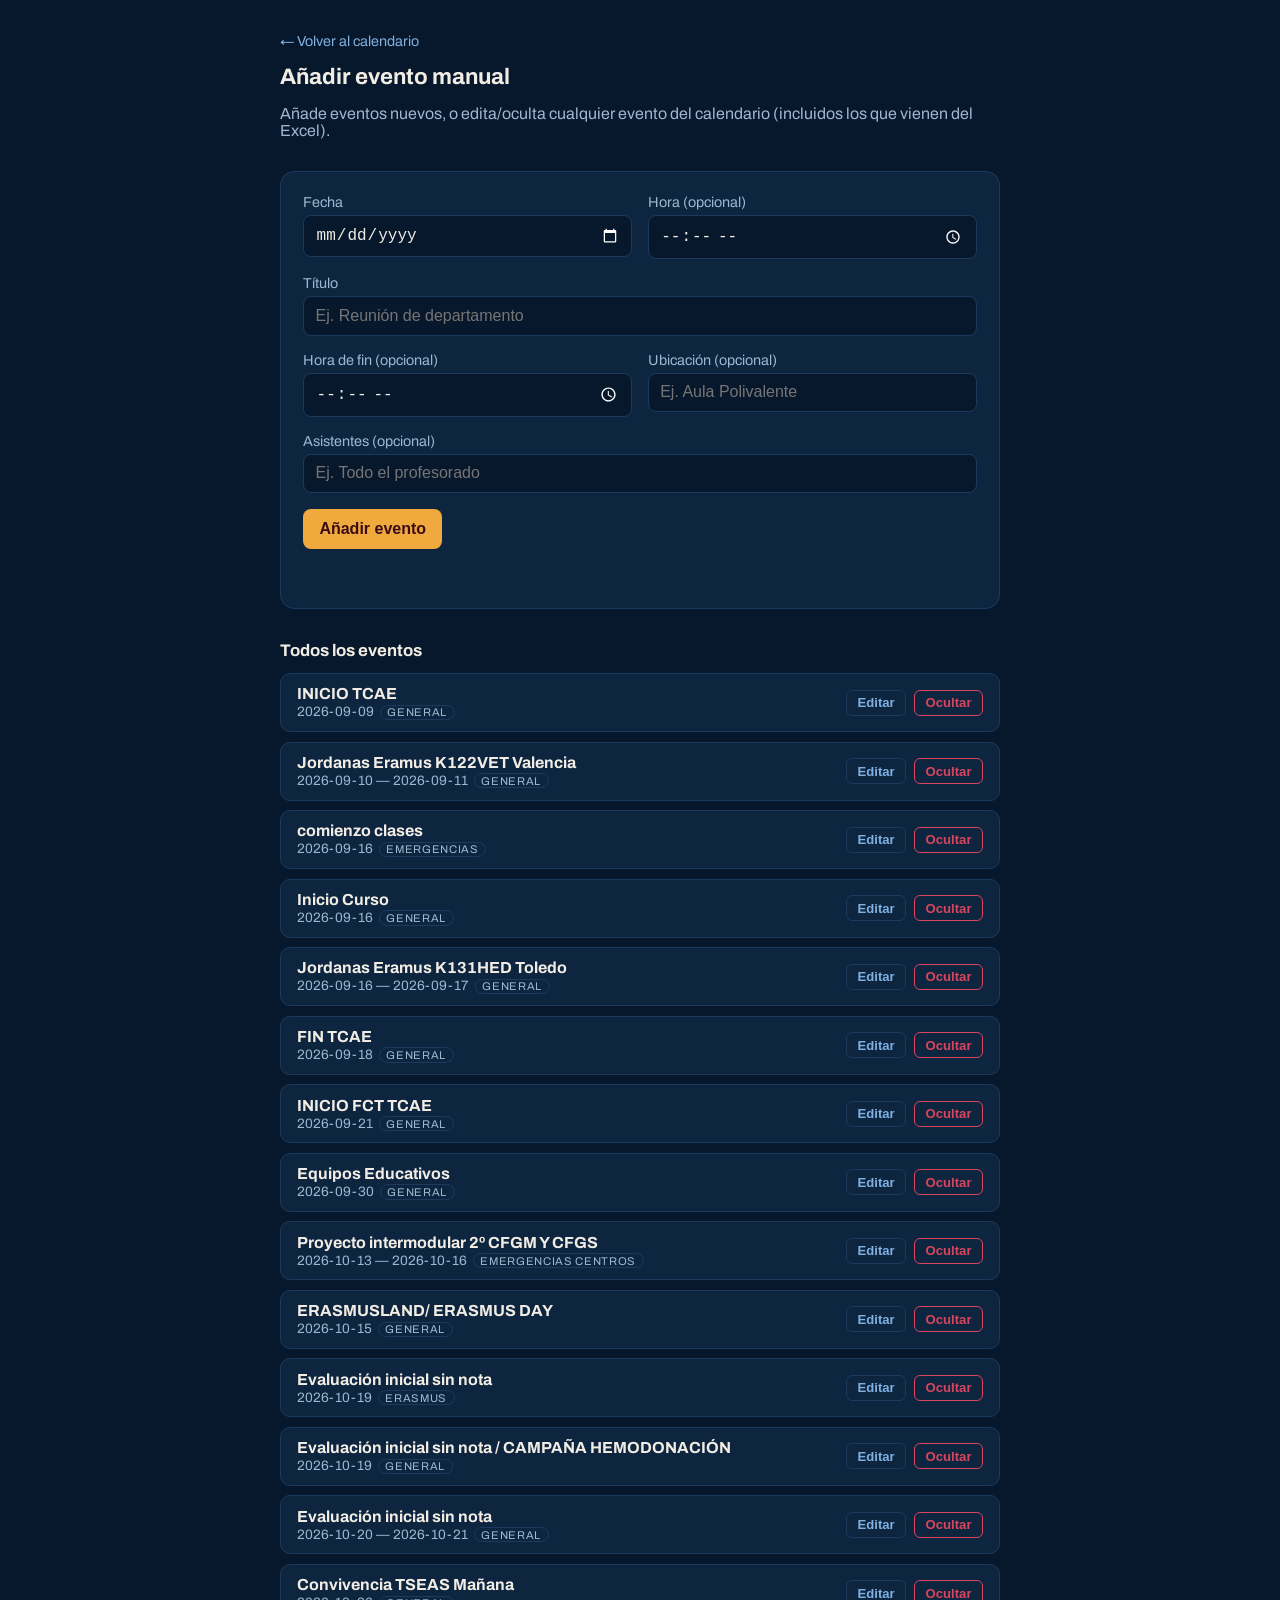
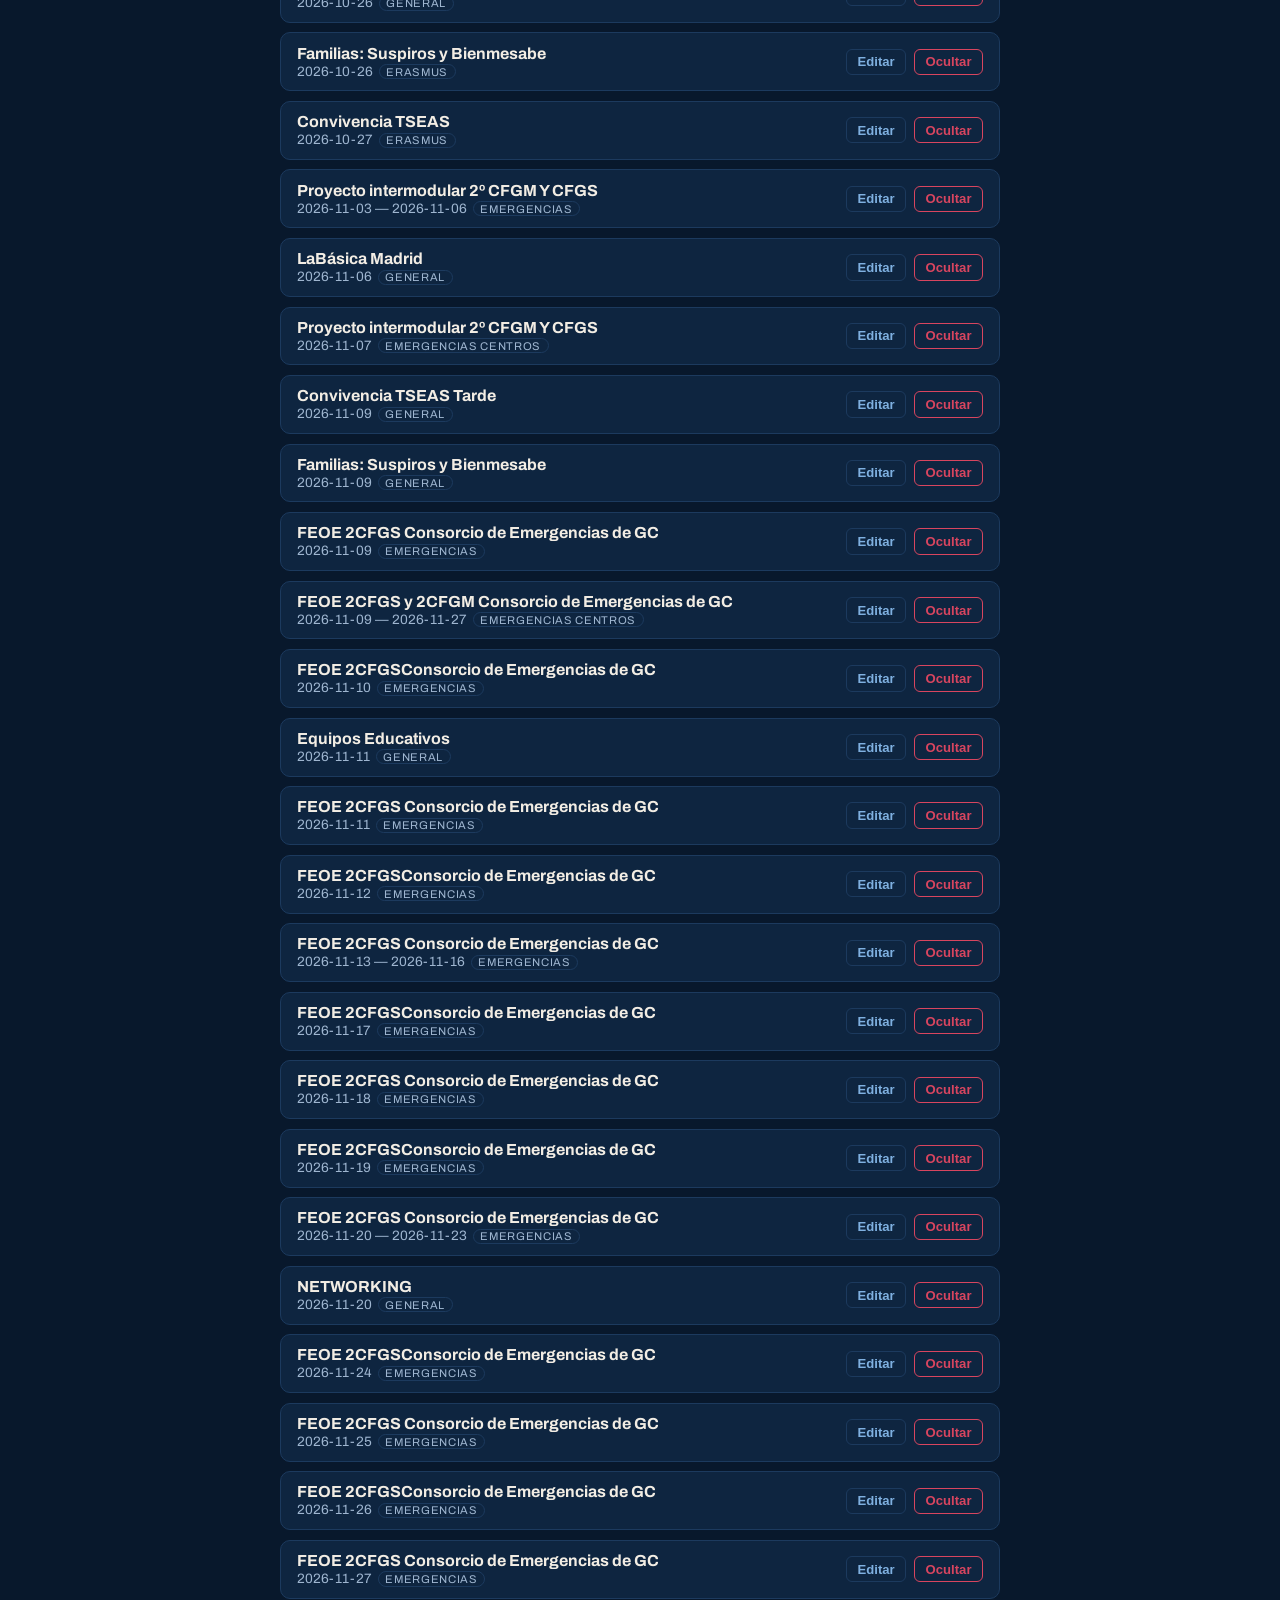
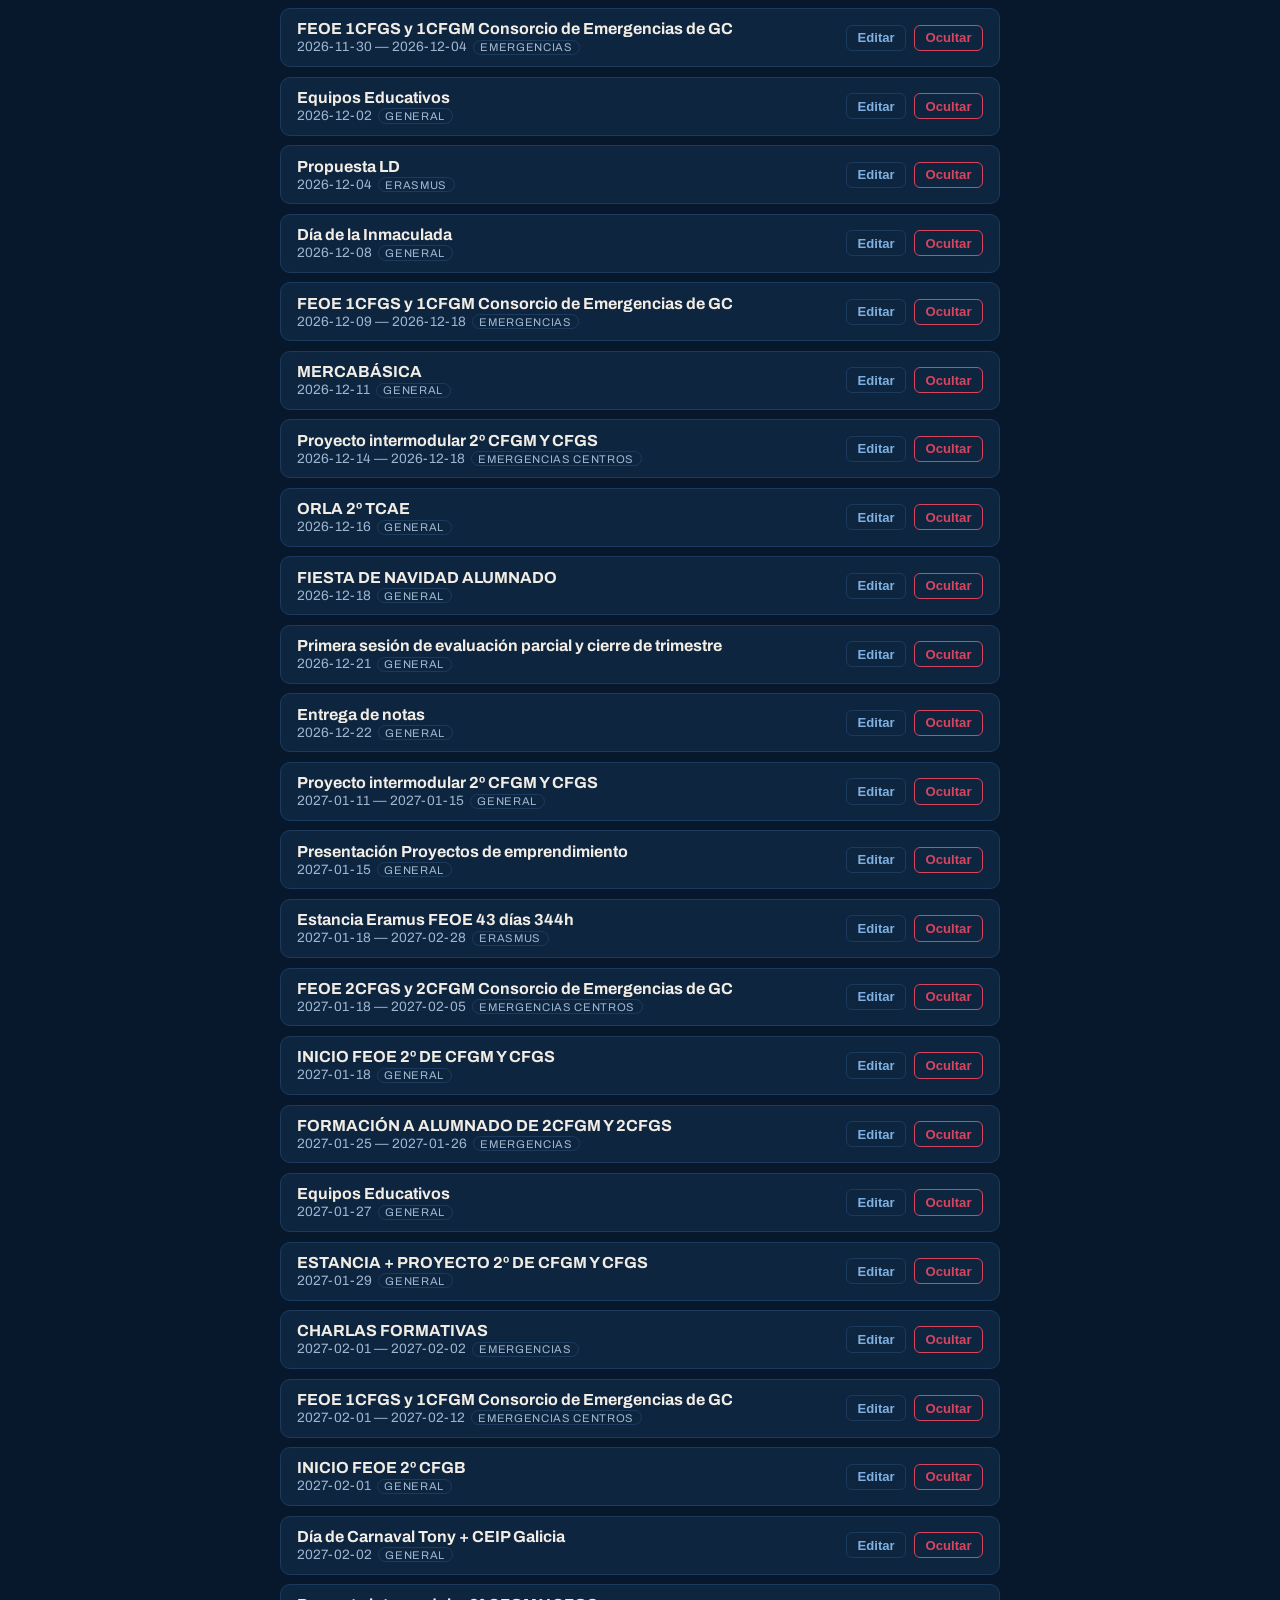
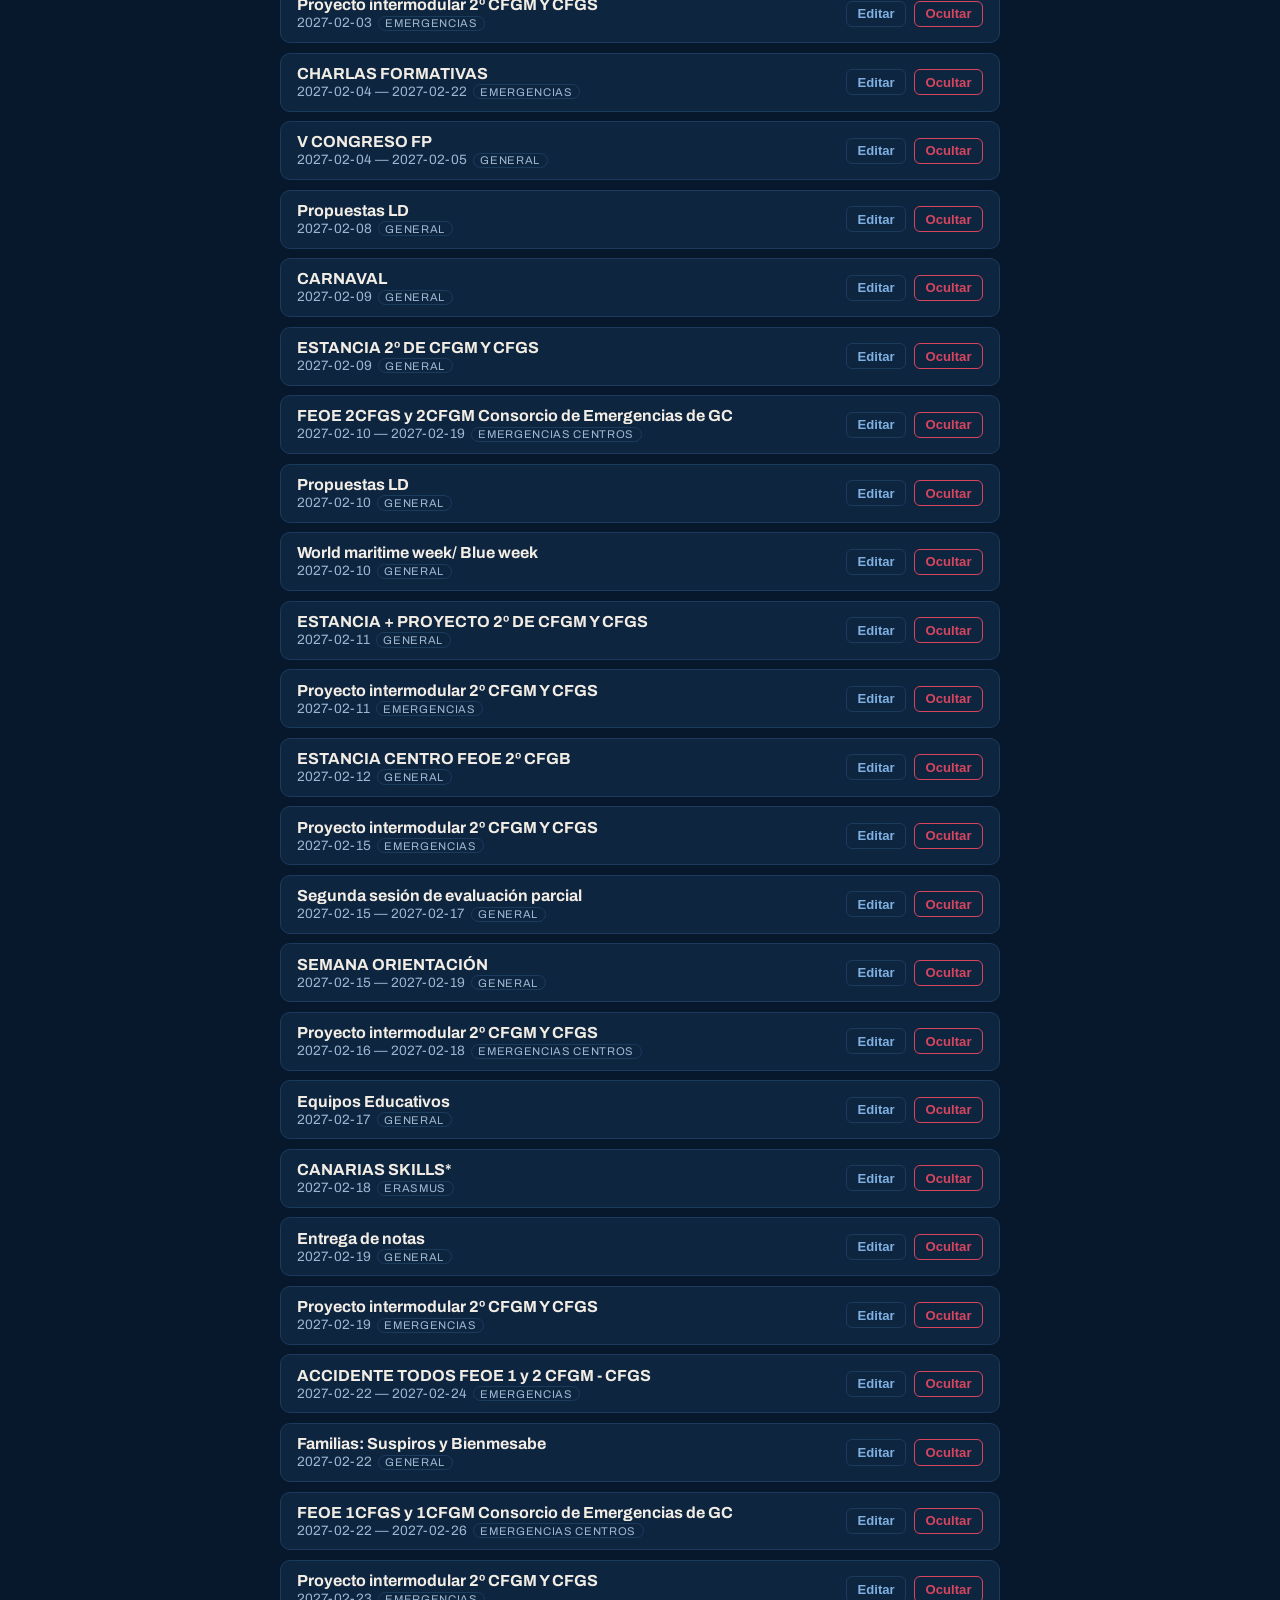
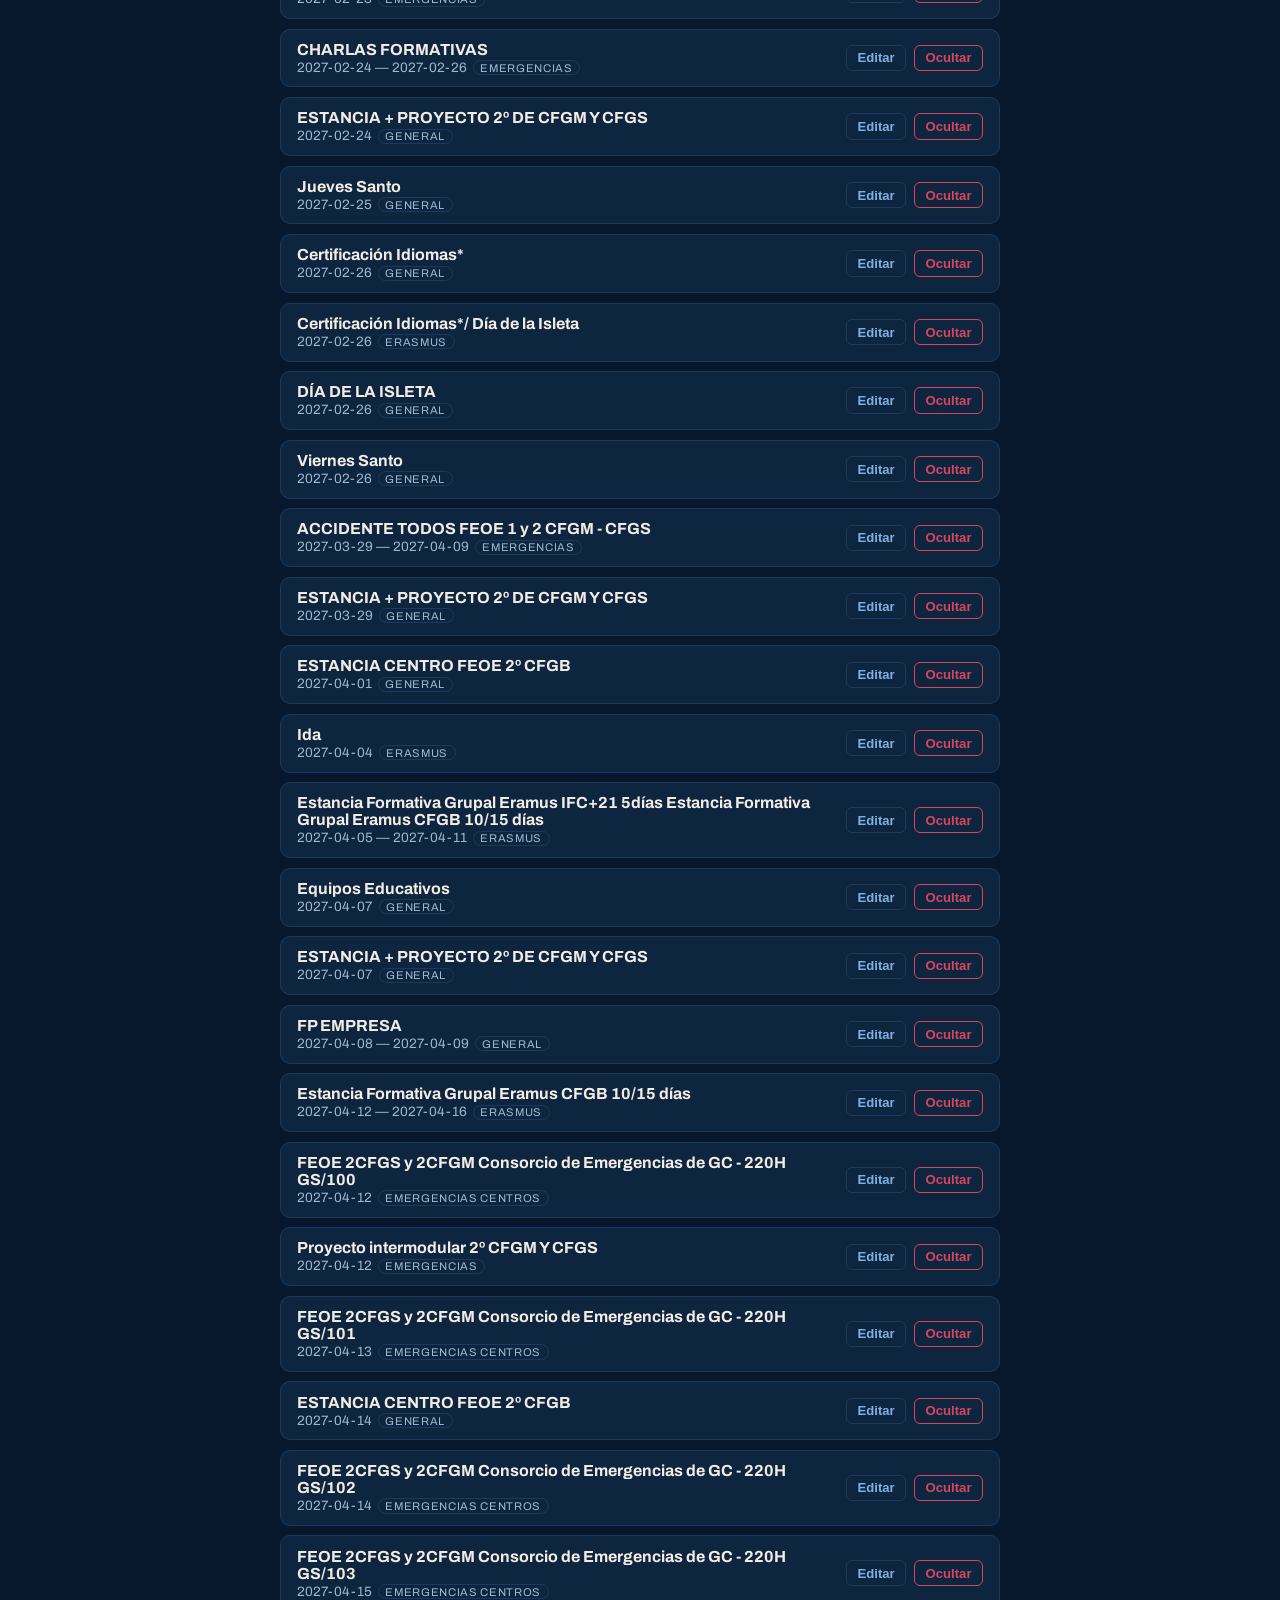
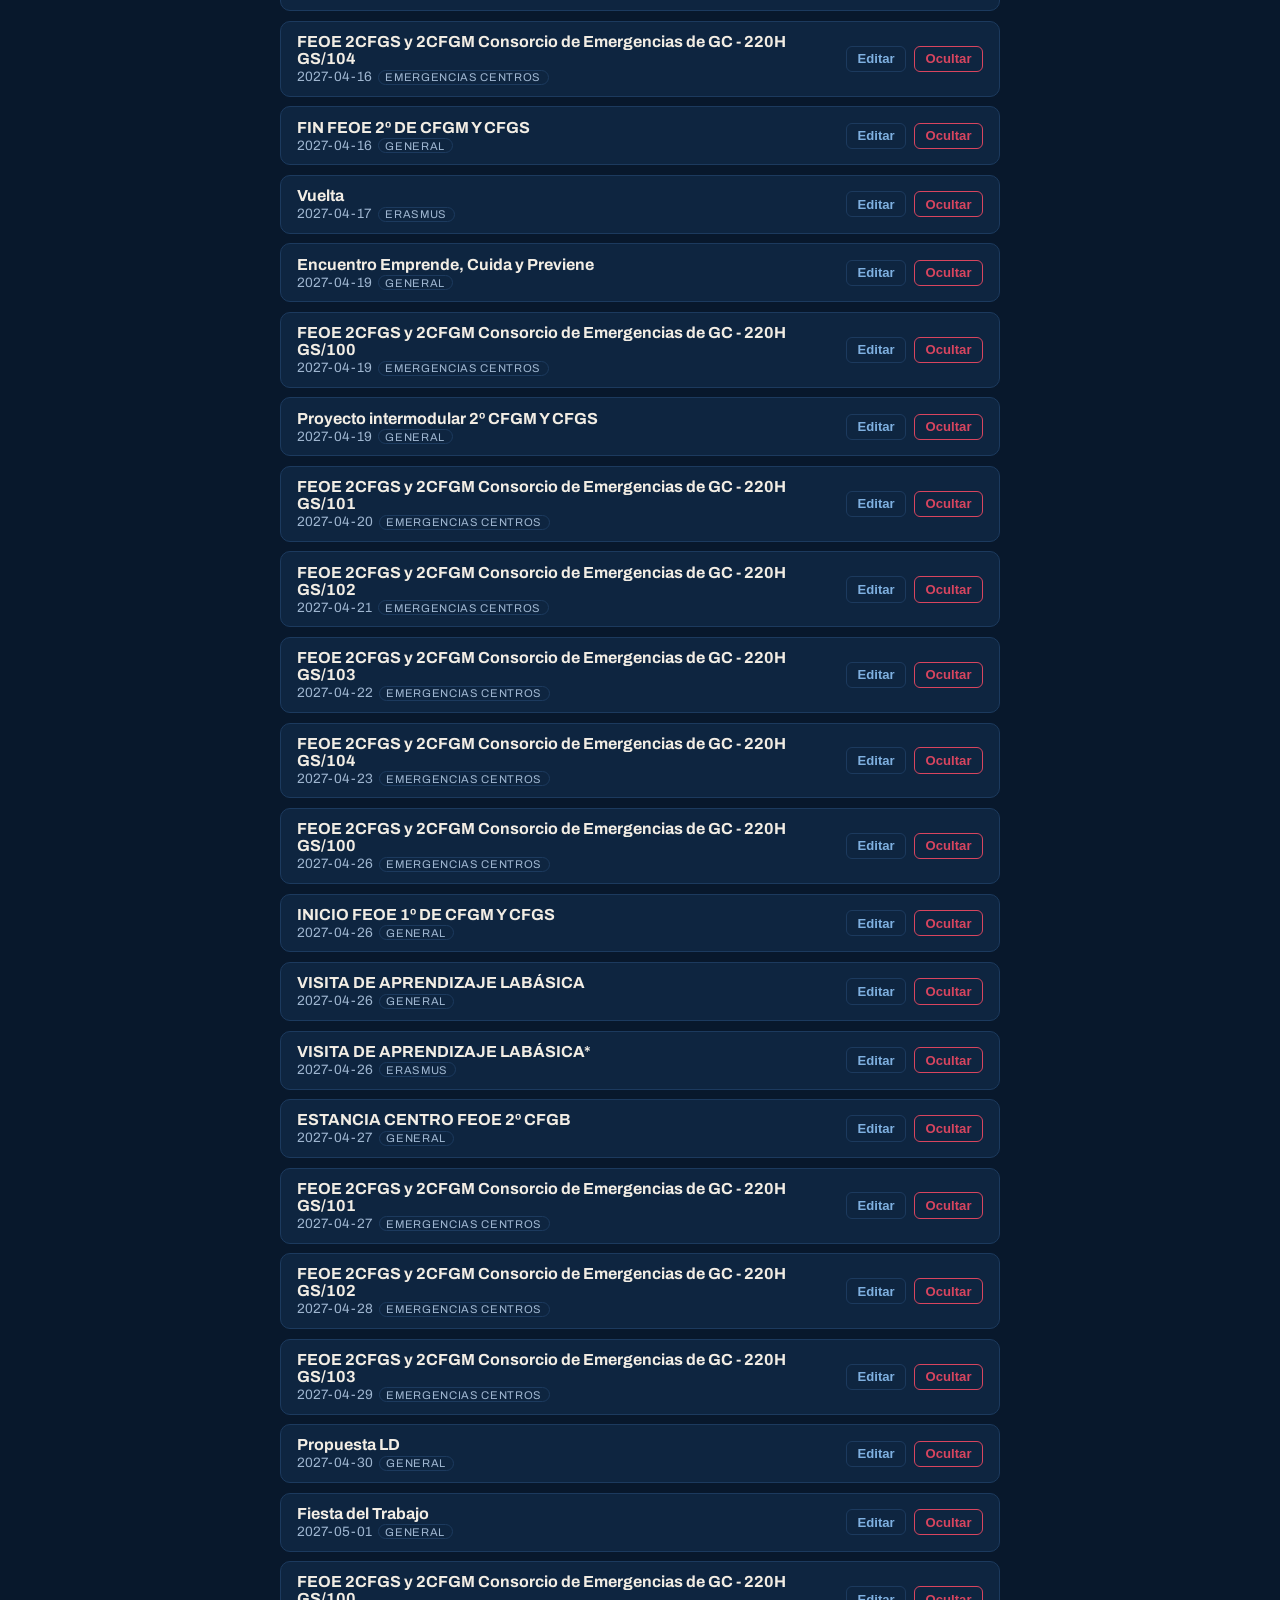
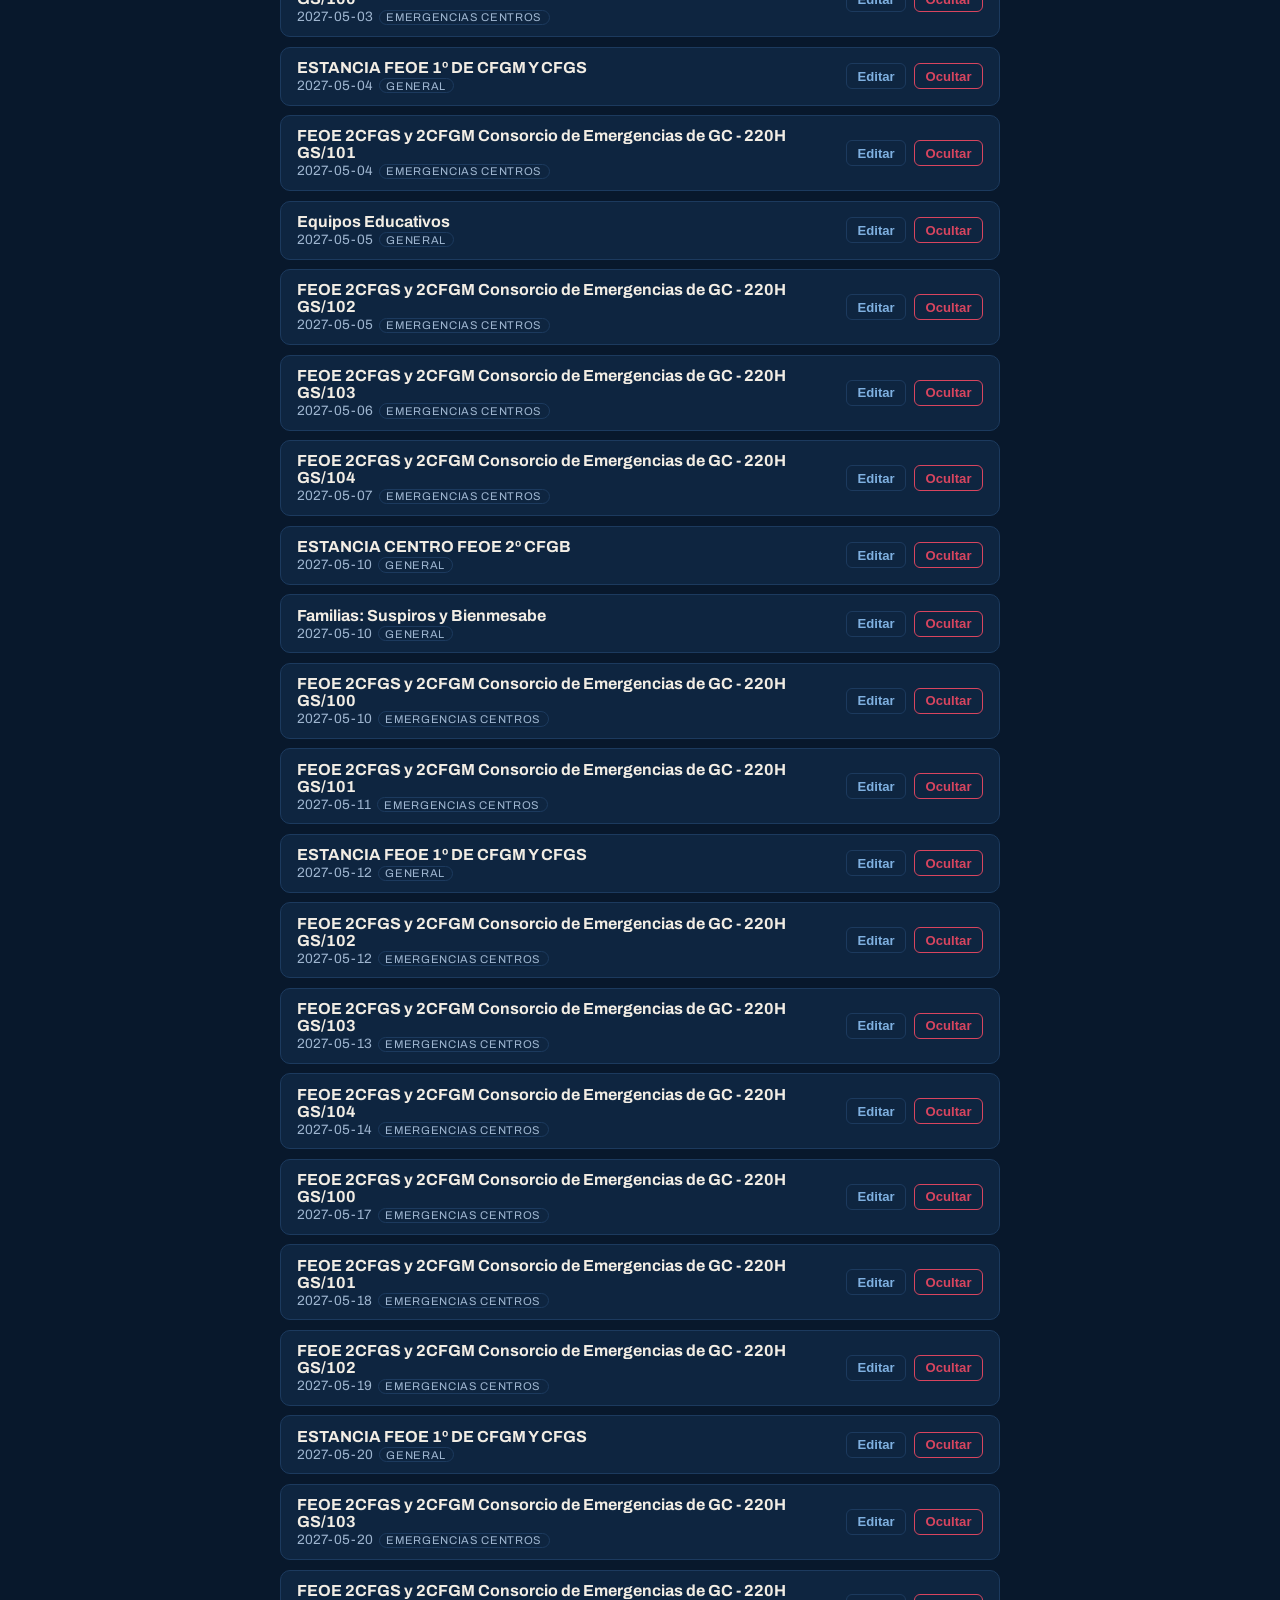
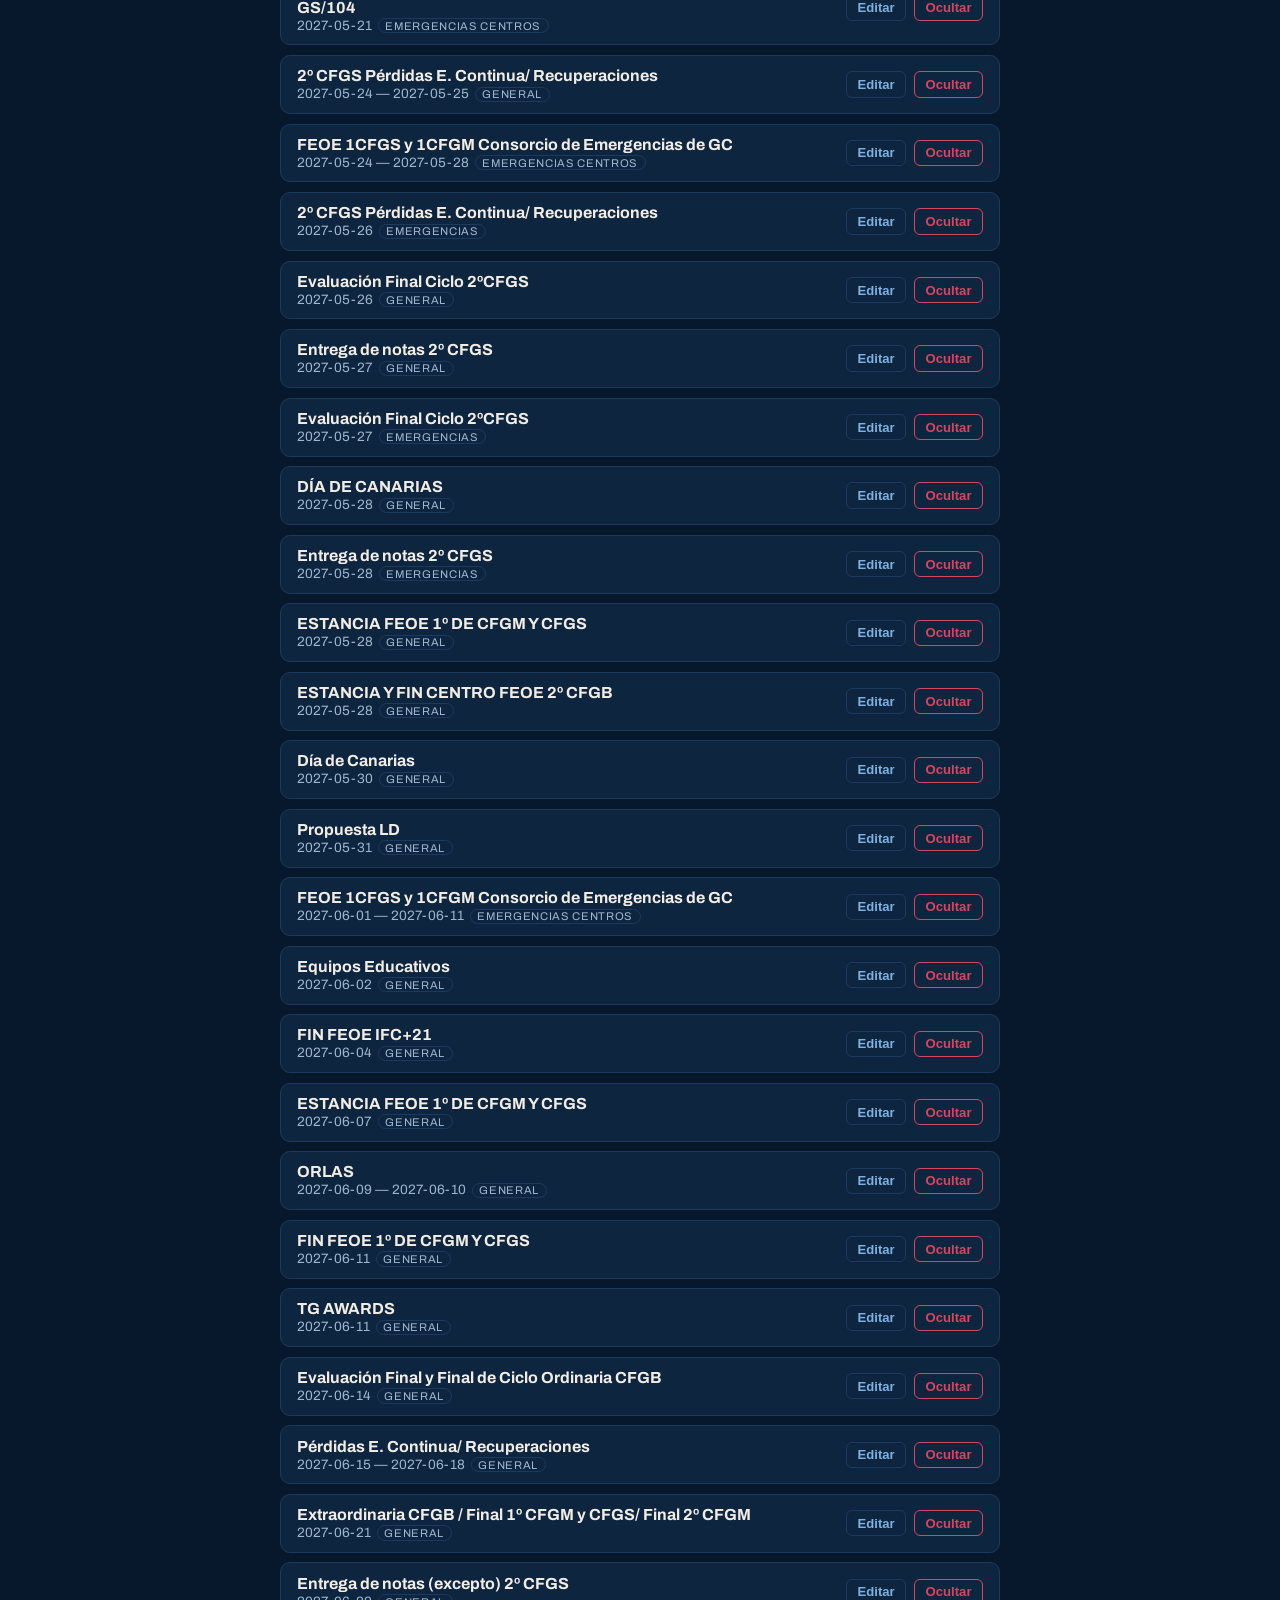
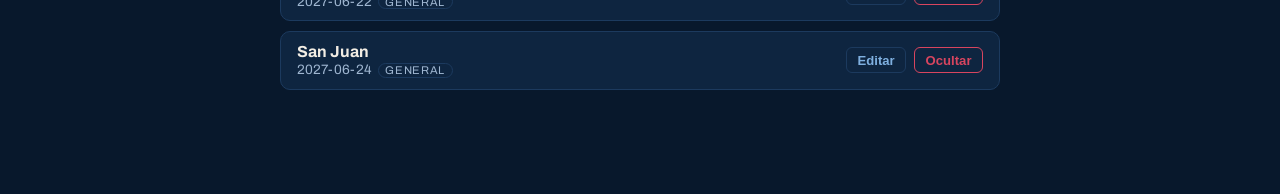
<file: web/admin.html>
<!DOCTYPE html>
<html lang="es">
<head>
<meta charset="utf-8">
<meta name="viewport" content="width=device-width, initial-scale=1">
<title>Editar eventos — Calendario</title>
<link rel="icon" href="favicon.ico" sizes="any">
<link rel="icon" type="image/png" sizes="32x32" href="icons/favicon-32x32.png">
<link rel="apple-touch-icon" href="icons/apple-touch-icon.png">
<link rel="preconnect" href="https://fonts.googleapis.com">
<link href="https://fonts.googleapis.com/css2?family=Archivo:wght@400;500;600;700;800&display=swap" rel="stylesheet">
<style>
  :root { color-scheme: dark; }
  * { box-sizing: border-box; }
  body {
    margin: 0; padding: 2rem 1rem 4rem;
    background: #08182C; color: #F2EDE4;
    font-family: "Archivo", system-ui, sans-serif;
    display: flex; justify-content: center;
  }
  main { width: 100%; max-width: 720px; }
  h1 { font-size: 1.4rem; margin-bottom: .2em; }
  h2 { font-size: 1.05rem; margin: 0 0 .8em; }
  p.sub { color: #9FB6D0; margin-bottom: 2em; }
  form {
    background: #0E2540; border: 1px solid #1C3A5E; border-radius: 14px;
    padding: 1.4rem; display: grid; gap: 1rem; margin-bottom: 2rem;
  }
  label { display: flex; flex-direction: column; gap: .35em; font-size: .9rem; color: #9FB6D0; }
  input {
    background: #08182C; border: 1px solid #1C3A5E; border-radius: 8px;
    color: #F2EDE4; padding: .6em .7em; font-size: 1rem;
  }
  input:disabled { opacity: .5; }
  input:focus { outline: 2px solid #7FB0E0; }
  .row { display: grid; grid-template-columns: 1fr 1fr; gap: 1rem; }
  .buttons { display: flex; gap: .8rem; }
  button {
    background: #F0A93C; color: #3A0C14; border: none; border-radius: 8px;
    padding: .7em 1em; font-weight: 700; font-size: 1rem; cursor: pointer;
  }
  button:hover { filter: brightness(1.05); }
  button.secondary { background: transparent; color: #9FB6D0; border: 1px solid #1C3A5E; }
  button.small { padding: .35em .8em; font-size: .82rem; font-weight: 600; border-radius: 6px; }
  button.danger { background: transparent; color: #D8455F; border: 1px solid #D8455F; }
  button.ghost { background: transparent; color: #7FB0E0; border: 1px solid #1C3A5E; }
  #msg { min-height: 1.4em; font-size: .9rem; }
  #msg.ok { color: #3FA79A; }
  #msg.err { color: #D8455F; }
  ul { list-style: none; padding: 0; display: grid; gap: .6rem; margin: 0 0 2.5rem; }
  li {
    background: #0E2540; border: 1px solid #1C3A5E; border-radius: 10px;
    padding: .7em 1em; display: flex; justify-content: space-between; align-items: center; gap: 1em;
  }
  .edited-note {
    padding: .6em .8em; background: rgba(240,169,60,.12); border: 1px solid #F0A93C;
    border-radius: 8px; color: #FFD9A5; font-size: .85rem; font-weight: 600;
  }
  .info b { display: block; }
  .info span { color: #9FB6D0; font-size: .85rem; }
  .info .tag {
    display: inline-block; margin-left: .5em; font-size: .7rem; text-transform: uppercase;
    letter-spacing: .06em; color: #9FB6D0; border: 1px solid #1C3A5E; border-radius: 99px; padding: .05em .6em;
  }
  .info .detalle { display: block; margin-top: .2em; font-size: .78rem; color: #7FB0E0; }
  .actions { display: flex; gap: .5em; flex: 0 0 auto; }
  a.back { color: #7FB0E0; text-decoration: none; font-size: .9rem; }
  .empty { color: #9FB6D0; font-style: italic; }
</style>
</head>
<body>
<main>
  <a class="back" href="index.html">&larr; Volver al calendario</a>
  <h1 id="formTitle">Añadir evento manual</h1>
  <p class="sub">Añade eventos nuevos, o edita/oculta cualquier evento del calendario (incluidos los que vienen del Excel).</p>

  <form id="form">
    <div class="row">
      <label>Fecha
        <input type="date" id="date" required>
      </label>
      <label>Hora (opcional)
        <input type="time" id="time">
      </label>
    </div>
    <label>Título
      <input type="text" id="title" placeholder="Ej. Reunión de departamento" required maxlength="160">
    </label>
    <div id="extraFields" class="row">
      <label>Hora de fin (opcional)
        <input type="time" id="endTime">
      </label>
      <label>Ubicación (opcional)
        <input type="text" id="location" placeholder="Ej. Aula Polivalente" maxlength="120">
      </label>
    </div>
    <label id="audienceLabel">Asistentes (opcional)
      <input type="text" id="audience" placeholder="Ej. Todo el profesorado" maxlength="160">
    </label>
    <div id="editedNote" class="edited-note" hidden>Este evento ya tenía una edición guardada — vas a modificarla.</div>
    <div class="buttons">
      <button type="submit" id="submitBtn">Añadir evento</button>
      <button type="button" class="secondary" id="cancelBtn" hidden>Cancelar edición</button>
    </div>
    <div id="msg"></div>
  </form>

  <h2>Todos los eventos</h2>
  <ul id="list"><li>Cargando…</li></ul>
</main>

<script>
const EVENTS_URL = "api/events.php";
const OVERRIDES_URL = "api/overrides.php";
const BASE_URL = "data/events.json";

const form = document.getElementById("form");
const msg = document.getElementById("msg");
const list = document.getElementById("list");
const cancelBtn = document.getElementById("cancelBtn");
const submitBtn = document.getElementById("submitBtn");
const formTitle = document.getElementById("formTitle");
const dateField = document.getElementById("date");
const timeField = document.getElementById("time");
const titleField = document.getElementById("title");
const editedNote = document.getElementById("editedNote");
const endTimeField = document.getElementById("endTime");
const locationField = document.getElementById("location");
const audienceField = document.getElementById("audience");
const extraFields = document.getElementById("extraFields");
const audienceLabel = document.getElementById("audienceLabel");

let editando = null; // { id, origin: 'manual' | 'excel', multiday, start, end }

function setMsg(text, ok) {
  msg.textContent = text;
  msg.className = ok ? "ok" : "err";
}

function modoAlta() {
  editando = null;
  form.reset();
  dateField.disabled = false;
  formTitle.textContent = "Añadir evento manual";
  submitBtn.textContent = "Añadir evento";
  cancelBtn.hidden = true;
  editedNote.hidden = true;
  extraFields.hidden = false;
  audienceLabel.hidden = false;
}

function modoEdicion(item) {
  editando = { id: item.id, origin: item.origin, multiday: item.multiday, start: item.start, end: item.end };
  dateField.value = item.multiday ? "" : item.start;
  dateField.disabled = item.multiday;
  timeField.value = item.time || "";
  titleField.value = item.title;
  formTitle.textContent = item.multiday
    ? `Editar (${item.start} — ${item.end})`
    : "Editar evento";
  submitBtn.textContent = "Guardar cambios";
  cancelBtn.hidden = false;
  editedNote.hidden = !item.yaEditado;

  // Hora de fin / ubicación / asistentes solo existen para eventos manuales;
  // los del Excel se editan por overrides y no tienen esos campos.
  const esManual = item.origin === "manual";
  extraFields.hidden = !esManual;
  audienceLabel.hidden = !esManual;
  endTimeField.value = esManual ? (item.endTime || "") : "";
  locationField.value = esManual ? (item.location || "") : "";
  audienceField.value = esManual ? (item.audience || "") : "";

  titleField.focus();
  window.scrollTo({ top: 0, behavior: "smooth" });
}

cancelBtn.addEventListener("click", modoAlta);

async function cargarTodo() {
  const [base, manual, overrides] = await Promise.all([
    fetch(`${BASE_URL}?v=${Date.now()}`, { cache: "no-store" }).then((r) => r.json()),
    fetch(`${EVENTS_URL}?v=${Date.now()}`, { cache: "no-store" }).then((r) => r.ok ? r.json() : []).catch(() => []),
    fetch(`${OVERRIDES_URL}?v=${Date.now()}`, { cache: "no-store" }).then((r) => r.ok ? r.json() : {}).catch(() => ({})),
  ]);

  const excel = base.events.map((e) => ({
    id: e.id, origin: "excel", start: e.start, end: e.end,
    multiday: e.start !== e.end, title: e.title, time: null, source: e.source,
  }));
  const manuales = manual.map((e) => ({
    id: e.id, origin: "manual", start: e.date, end: e.date,
    multiday: false, title: e.title, time: e.time || null, source: "Manual",
    endTime: e.endTime || null, location: e.location || null, audience: e.audience || null,
  }));

  return [excel.concat(manuales), overrides];
}

function render(items, overrides) {
  list.innerHTML = "";
  if (!items.length) { list.innerHTML = "<li class='empty'>No hay eventos.</li>"; return; }

  items
    .sort((a, b) => a.start.localeCompare(b.start) || a.title.localeCompare(b.title))
    .forEach((item) => {
      const o = overrides[item.id];
      if (o?.deleted) return; // ocultado, no se muestra
      const efectivo = {
        ...item,
        title: o?.title ?? item.title,
        time: o && "time" in o ? (o.time || null) : item.time,
        start: (!item.multiday && o?.date) ? o.date : item.start,
        end: (!item.multiday && o?.date) ? o.date : item.end,
      };

      const li = document.createElement("li");
      const rango = efectivo.multiday ? `${efectivo.start} — ${efectivo.end}` : efectivo.start;
      const horaTexto = efectivo.time ? " · " + efectivo.time + (efectivo.endTime ? "–" + efectivo.endTime : "") : "";
      const detalle = [efectivo.location, efectivo.audience].filter(Boolean).join(" · ");
      li.innerHTML = `
        <div class="info">
          <b>${efectivo.title}</b>
          <span>${rango}${horaTexto}<span class="tag">${efectivo.source}</span></span>
          ${detalle ? `<span class="detalle">${detalle}</span>` : ""}
        </div>
        <div class="actions">
          <button class="small ghost" data-action="edit">Editar</button>
          <button class="small danger" data-action="delete">${item.origin === "manual" ? "Borrar" : "Ocultar"}</button>
          ${o ? '<button class="small secondary" data-action="revert">Revertir</button>' : ""}
        </div>`;

      li.querySelector('[data-action="edit"]').addEventListener("click", () => modoEdicion({ ...efectivo, yaEditado: !!o }));
      li.querySelector('[data-action="delete"]').addEventListener("click", () => eliminar(item));
      const revertBtn = li.querySelector('[data-action="revert"]');
      if (revertBtn) revertBtn.addEventListener("click", () => revertir(item.id));

      list.appendChild(li);
    });

  if (!list.children.length) list.innerHTML = "<li class='empty'>No hay eventos.</li>";
}

async function refrescar() {
  const [items, overrides] = await cargarTodo();
  render(items, overrides);
}

async function eliminar(item) {
  const accion = item.origin === "manual" ? "borrar" : "ocultar";
  if (!confirm(`¿Seguro que quieres ${accion} este evento?`)) return;
  try {
    if (item.origin === "manual") {
      const res = await fetch(EVENTS_URL, {
        method: "DELETE", headers: { "Content-Type": "application/json" },
        body: JSON.stringify({ id: item.id }),
      });
      if (!res.ok) throw new Error((await res.json()).error || "Error");
    } else {
      const res = await fetch(OVERRIDES_URL, {
        method: "POST", headers: { "Content-Type": "application/json" },
        body: JSON.stringify({ id: item.id, patch: { deleted: true } }),
      });
      if (!res.ok) throw new Error((await res.json()).error || "Error");
    }
    if (editando?.id === item.id) modoAlta();
    refrescar();
  } catch (err) {
    alert(err.message);
  }
}

async function revertir(id) {
  if (!confirm("¿Deshacer la edición y restaurar el evento original?")) return;
  try {
    const res = await fetch(OVERRIDES_URL, {
      method: "DELETE", headers: { "Content-Type": "application/json" },
      body: JSON.stringify({ id }),
    });
    if (!res.ok) throw new Error((await res.json()).error || "Error");
    if (editando?.id === id) modoAlta();
    refrescar();
  } catch (err) {
    alert(err.message);
  }
}

form.addEventListener("submit", async (ev) => {
  ev.preventDefault();
  const title = titleField.value.trim();
  const time = timeField.value;
  const endTime = endTimeField.value;
  const location = locationField.value.trim();
  const audience = audienceField.value.trim();

  try {
    if (!editando) {
      const date = dateField.value;
      const res = await fetch(EVENTS_URL, {
        method: "POST", headers: { "Content-Type": "application/json" },
        body: JSON.stringify({ date, time, endTime, title, location, audience }),
      });
      const data = await res.json();
      if (!res.ok) throw new Error(data.error || "Error desconocido");
      setMsg("Evento añadido.", true);
      modoAlta();
    } else if (editando.origin === "manual") {
      const date = dateField.value;
      const res = await fetch(EVENTS_URL, {
        method: "PUT", headers: { "Content-Type": "application/json" },
        body: JSON.stringify({ id: editando.id, date, time, endTime, title, location, audience }),
      });
      const data = await res.json();
      if (!res.ok) throw new Error(data.error || "Error desconocido");
      setMsg("Evento actualizado.", true);
      modoAlta();
    } else {
      const patch = { title, time };
      if (!editando.multiday) patch.date = dateField.value;
      const res = await fetch(OVERRIDES_URL, {
        method: "POST", headers: { "Content-Type": "application/json" },
        body: JSON.stringify({ id: editando.id, patch }),
      });
      const data = await res.json();
      if (!res.ok) throw new Error(data.error || "Error desconocido");
      setMsg("Evento actualizado.", true);
      modoAlta();
    }
    refrescar();
  } catch (err) {
    setMsg(err.message, false);
  }
});

refrescar();
</script>
</body>
</html>
</file>
